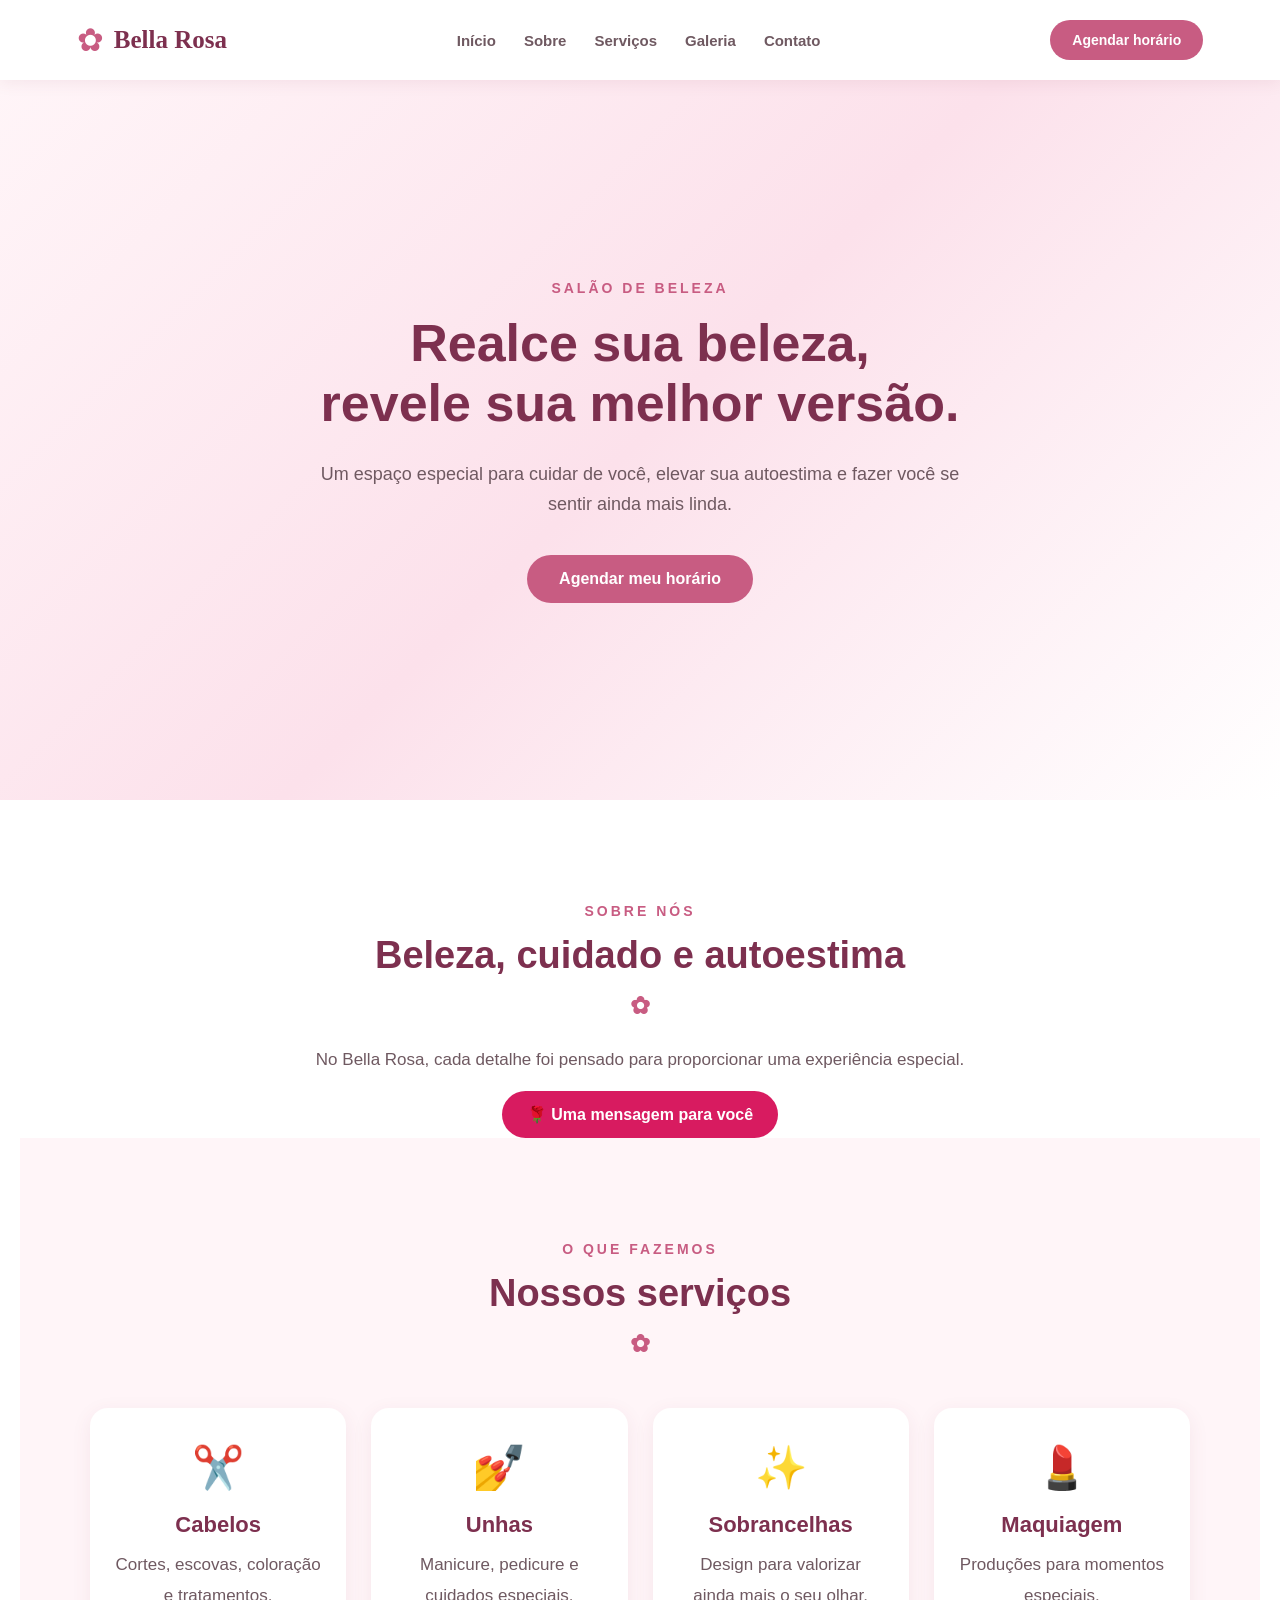
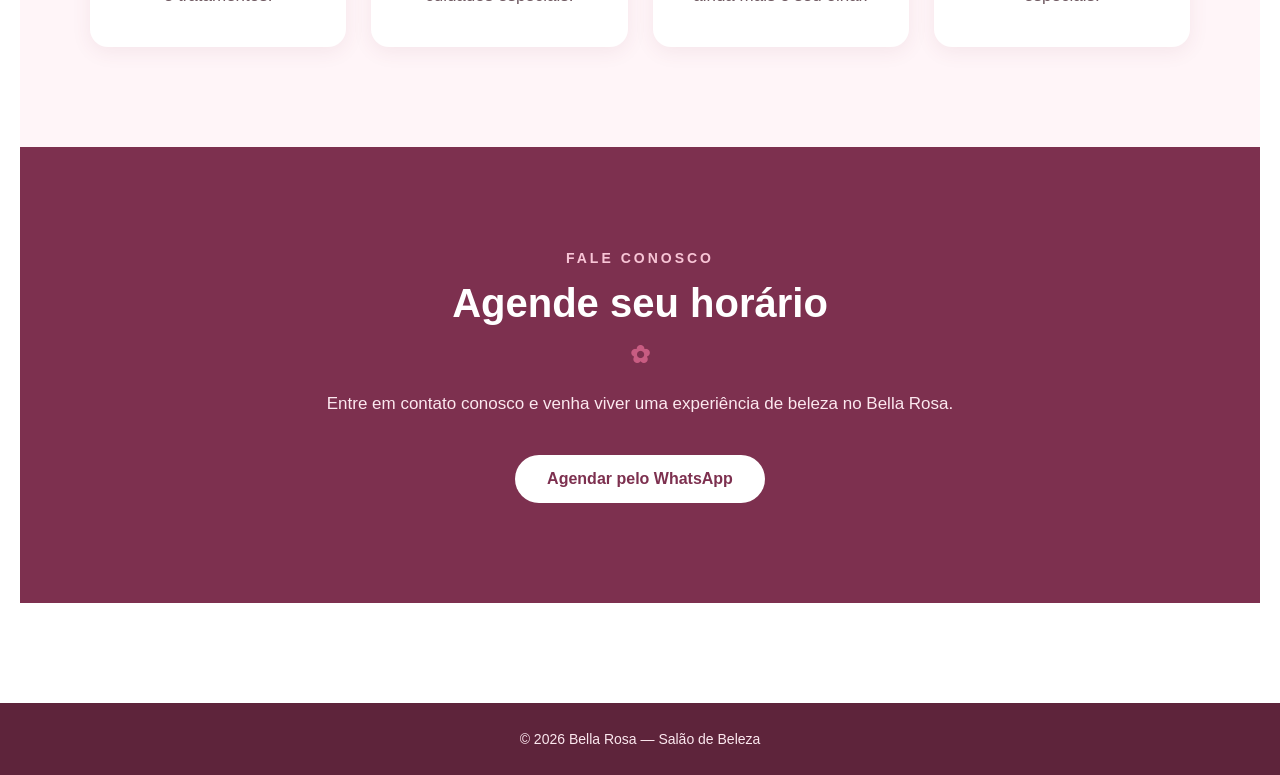
<file: index.html>
<!DOCTYPE html>
<html lang="pt-BR">

<head>
    <meta charset="UTF-8">
    <meta name="viewport" content="width=device-width, initial-scale=1.0">

    <title>Bella Rosa | Salão de Beleza</title>

    <link rel="stylesheet" href="/static/css/style.css">
</head>

<body>

    <!-- CABEÇALHO -->
    <header class="cabecalho">

        <div class="logo">
            <span>✿</span>
            <h1>Bella Rosa</h1>
        </div>

        <nav class="menu">
            <a href="#inicio">Início</a>
            <a href="#sobre">Sobre</a>
            <a href="#servicos">Serviços</a>
            <a href="#galeria">Galeria</a>
            <a href="#contato">Contato</a>
        </nav>

        <a href="#contato" class="botao-agendar">
            Agendar horário
        </a>

    </header>


    <!-- INÍCIO -->
    <main>

        <section id="inicio" class="inicio">

            <div class="conteudo-inicio">

                <p class="subtitulo">
                    SALÃO DE BELEZA
                </p>

                <h2>
                    Realce sua beleza,<br>
                    revele sua melhor versão.
                </h2>

                <p class="descricao">
                    Um espaço especial para cuidar de você,
                    elevar sua autoestima e fazer você se sentir ainda mais linda.
                </p>

                <a href="#contato" class="botao-principal">
                    Agendar meu horário
                </a>

            </div>

        </section>


        <!-- SOBRE -->
        <section id="sobre" class="sobre">

            <p class="subtitulo">SOBRE NÓS</p>

            <h2>
                Beleza, cuidado e autoestima
            </h2>

            <p>
                No Bella Rosa, cada detalhe foi pensado para
                proporcionar uma experiência especial.
            </p>
            <a href="/mensagem.html" class="botao-mensagem">🌹 Uma mensagem para você</a>
       

<div id="mensagemEspecial" class="mensagem-especial">
    <div class="mensagem-conteudo">
        <span id="fecharMensagem">×</span>
        <h2>💗 Bella Rosa</h2>
        <p>
            Que este cantinho possa trazer um pouco de beleza,
            carinho e inspiração para o seu dia. 🌹
        </p>
        <p>Obrigada por visitar o Bella Rosa! ✨</p>
        <p> Beijos, com carinho</p>
        <p>Renata 💗 </p>
    </div>
</div>


        <!-- SERVIÇOS -->
        <section id="servicos" class="servicos">

            <p class="subtitulo">O QUE FAZEMOS</p>

            <h2>Nossos serviços</h2>

            <div class="servicos-container">

                <div class="servico">
                    <span>✂️</span>
                    <h3>Cabelos</h3>
                    <p>
                        Cortes, escovas, coloração e tratamentos.
                    </p>
                </div>

                <div class="servico">
                    <span>💅</span>
                    <h3>Unhas</h3>
                    <p>
                        Manicure, pedicure e cuidados especiais.
                    </p>
                </div>

                <div class="servico">
                    <span>✨</span>
                    <h3>Sobrancelhas</h3>
                    <p>
                        Design para valorizar ainda mais o seu olhar.
                    </p>
                </div>

                <div class="servico">
                    <span>💄</span>
                    <h3>Maquiagem</h3>
                    <p>
                        Produções para momentos especiais.
                    </p>
                </div>

            </div>

        </section>


        <!-- CONTATO -->
        <section id="contato" class="contato">

            <p class="subtitulo">FALE CONOSCO</p>

            <h2>Agende seu horário</h2>

            <p>
                Entre em contato conosco e venha viver
                uma experiência de beleza no Bella Rosa.
            </p>

            <a href="#" class="botao-principal">
                Agendar pelo WhatsApp
            </a>

        </section>

    </main>


    <!-- RODAPÉ -->
    <footer>

        <p>
            © 2026 Bella Rosa — Salão de Beleza
        </p>

    </footer>

</body>

</html>
</file>
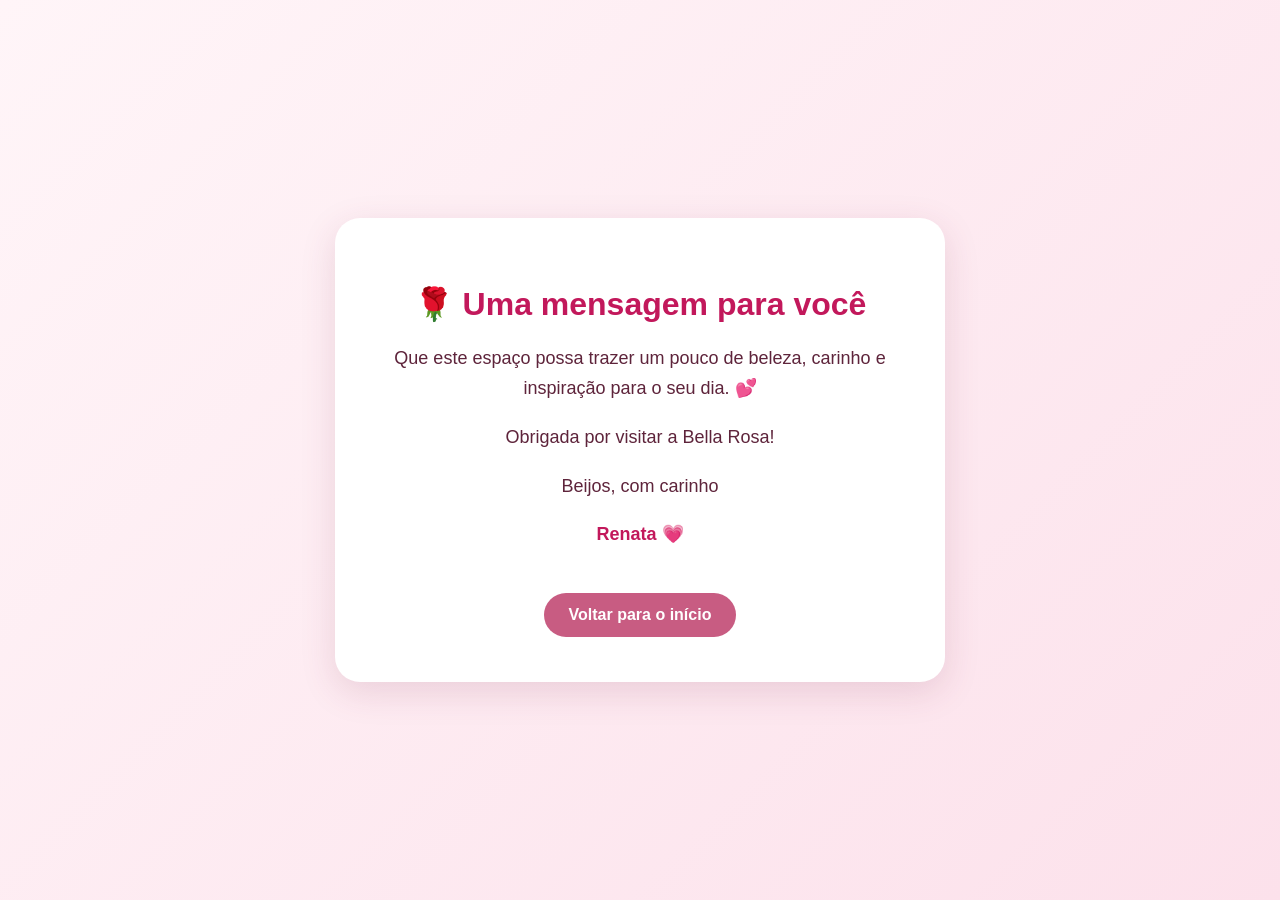
<file: mensagem.html>
<!DOCTYPE html>
<html lang="pt-BR">

<head>
    <meta charset="UTF-8">
    <meta name="viewport" content="width=device-width, initial-scale=1.0">

    <title>Uma mensagem para você</title>

    <style>
        body {
            margin: 0;
            min-height: 100vh;
            display: flex;
            justify-content: center;
            align-items: center;
            text-align: center;
            font-family: Arial, sans-serif;
            background: linear-gradient(135deg, #fff5f8, #fce1eb);
            color: #5e243b;
        }

        .mensagem {
            width: 90%;
            max-width: 550px;
            padding: 45px 30px;
            background: white;
            border-radius: 25px;
            box-shadow: 0 10px 35px rgba(125, 48, 79, 0.15);
        }

        .mensagem h1 {
            color: #c2185b;
            margin-bottom: 20px;
        }

        .mensagem p {
            font-size: 18px;
            line-height: 1.7;
        }

        .assinatura {
            color: #c2185b;
            font-weight: bold;
        }

        .voltar {
            display: inline-block;
            margin-top: 25px;
            padding: 13px 25px;
            background: #c85c82;
            color: white;
            text-decoration: none;
            border-radius: 30px;
            font-weight: bold;
        }

        .voltar:hover {
            background: #a84468;
        }
    </style>
</head>

<body>

    <div class="mensagem">

        <h1>🌹 Uma mensagem para você</h1>

        <p>
            Que este espaço possa trazer um pouco de beleza,
            carinho e inspiração para o seu dia. 💕
        </p>

        <p>
            Obrigada por visitar a Bella Rosa!
        </p>

        <p>
            Beijos, com carinho
        </p>

        <p class="assinatura">
            Renata 💗
        </p>

        <a href="/" class="voltar">
            Voltar para o início
        </a>

    </div>

</body>
</file>
<file: static/css/style.css>
/* Configurações gerais */

* {
    margin: 0;
    padding: 0;
    box-sizing: border-box;
}

body {
    font-family: Arial, sans-serif;
    background-color: #fff5f8;
    color: #4a2633;
}

/* Títulos */

h1,
h2 {
    color: #c2185b;
}

h1 {
    font-size: 36px;
}

h2 {
    font-size: 28px;
    margin-bottom: 15px;
}

/* Textos */

p {
    font-size: 18px;
    line-height: 1.6;
}
/* ==============================
   PÁGINA INICIAL
   ============================== */

.inicio {
    min-height: 80vh;
    display: flex;
    align-items: center;
    justify-content: center;
    text-align: center;
    padding: 80px 20px;
    background: linear-gradient(
        135deg,
        #fff5f8,
        #fce1eb,
        #fff
    );
}

.conteudo-inicio {
    max-width: 800px;
}

.subtitulo {
    color: #c85c82;
    font-size: 14px;
    font-weight: bold;
    letter-spacing: 3px;
    margin-bottom: 15px;
}

.inicio h2 {
    color: #7d304f;
    font-size: 52px;
    line-height: 1.15;
    margin-bottom: 25px;
}

.descricao {
    color: #6f5961;
    font-size: 18px;
    line-height: 1.7;
    max-width: 650px;
    margin: 0 auto 35px;
}

.botao-principal {
    display: inline-block;
    background: #c85c82;
    color: white;
    text-decoration: none;
    padding: 15px 32px;
    border-radius: 30px;
    font-weight: bold;
    transition: 0.3s;
}

.botao-principal:hover {
    background: #a84468;
    transform: translateY(-3px);
    box-shadow: 0 8px 20px rgba(200, 92, 130, 0.25);
}


/* ==============================
   RESPONSIVIDADE
   ============================== */

@media (max-width: 768px) {

    .inicio {
        min-height: 70vh;
        padding: 60px 20px;
    }

    .inicio h2 {
        font-size: 38px;
    }

    .descricao {
        font-size: 16px;
    }
}
/* ==============================
   SOBRE NÓS
   ============================== */

.sobre {
    padding: 100px 20px;
    text-align: center;
    background: #ffffff;
}

.sobre .subtitulo {
    margin-bottom: 12px;
}

.sobre h2 {
    color: #7d304f;
    font-size: 38px;
    margin-bottom: 25px;
}

.sobre p:not(.subtitulo) {
    max-width: 700px;
    margin: 0 auto;
    color: #6f5961;
    font-size: 17px;
    line-height: 1.8;
}


/* Efeito delicado no título */

.sobre h2::after {
    content: "✿";
    display: block;
    color: #c85c82;
    font-size: 24px;
    margin-top: 15px;
}


/* Responsividade */

@media (max-width: 768px) {

    .sobre {
        padding: 70px 20px;
    }

    .sobre h2 {
        font-size: 30px;
    }

    .sobre p:not(.subtitulo) {
        font-size: 16px;
    }
}
/* ==============================
   SERVIÇOS
   ============================== */

.servicos {
    padding: 100px 20px;
    text-align: center;
    background: #fff5f8;
}

.servicos h2 {
    color: #7d304f;
    font-size: 38px;
    margin-bottom: 50px;
}

.servicos-container {
    max-width: 1100px;
    margin: 0 auto;
    display: grid;
    grid-template-columns: repeat(4, 1fr);
    gap: 25px;
}

.servico {
    background: #ffffff;
    padding: 35px 25px;
    border-radius: 18px;
    box-shadow: 0 5px 20px rgba(125, 48, 79, 0.08);
    transition: 0.3s;
}

.servico:hover {
    transform: translateY(-8px);
    box-shadow: 0 12px 30px rgba(125, 48, 79, 0.15);
}

.servico span {
    display: block;
    font-size: 42px;
    margin-bottom: 20px;
}

.servico h3 {
    color: #7d304f;
    font-size: 22px;
    margin-bottom: 12px;
}

.servico p {
    color: #6f5961;
    font-size: 15px;
    line-height: 1.6;
}


/* ==============================
   RESPONSIVIDADE DOS SERVIÇOS
   ============================== */

@media (max-width: 900px) {

    .servicos-container {
        grid-template-columns: repeat(2, 1fr);
    }
}

@media (max-width: 550px) {

    .servicos {
        padding: 70px 20px;
    }

    .servicos h2 {
        font-size: 30px;
    }

    .servicos-container {
        grid-template-columns: 1fr;
    }
}
/* ==============================
   CONTATO / AGENDAMENTO
   ============================== */

.contato {
    padding: 100px 20px;
    text-align: center;
    background: #7d304f;
}

.contato .subtitulo {
    color: #f8c5d6;
}

.contato h2 {
    color: #ffffff;
    font-size: 40px;
    margin-bottom: 20px;
}

.contato p:not(.subtitulo) {
    max-width: 650px;
    margin: 0 auto 35px;
    color: #fce8ef;
    font-size: 17px;
    line-height: 1.8;
}

.contato .botao-principal {
    background: #ffffff;
    color: #7d304f;
}

.contato .botao-principal:hover {
    background: #fce1eb;
    transform: translateY(-3px);
}


/* ==============================
   RODAPÉ
   ============================== */

footer {
    padding: 25px 20px;
    text-align: center;
    background: #5e243b;
}

footer p {
    margin: 0;
    color: #fce8ef;
    font-size: 14px;
}


/* ==============================
   RESPONSIVIDADE
   ============================== */

@media (max-width: 768px) {

    .contato {
        padding: 70px 20px;
    }

    .contato h2 {
        font-size: 32px;
    }

    .contato p:not(.subtitulo) {
        font-size: 16px;
    }
}
/* ==============================
   CABEÇALHO
   ============================== */

.cabecalho {
    width: 100%;
    padding: 20px 6%;
    display: flex;
    align-items: center;
    justify-content: space-between;
    gap: 30px;
    background: #ffffff;
    box-shadow: 0 3px 15px rgba(125, 48, 79, 0.08);
    position: sticky;
    top: 0;
    z-index: 1000;
}


/* LOGO */

.logo {
    display: flex;
    align-items: center;
    gap: 10px;
}

.logo span {
    color: #c85c82;
    font-size: 32px;
}

.logo h1 {
    color: #7d304f;
    font-size: 25px;
    margin: 0;
    font-family: Georgia, serif;
}


/* MENU */

.menu {
    display: flex;
    align-items: center;
    gap: 28px;
}

.menu a {
    color: #6f5961;
    text-decoration: none;
    font-size: 15px;
    font-weight: 600;
    transition: 0.3s;
}

.menu a:hover {
    color: #c85c82;
}


/* BOTÃO AGENDAR */

.botao-agendar {
    background: #c85c82;
    color: #ffffff;
    text-decoration: none;
    padding: 12px 22px;
    border-radius: 25px;
    font-size: 14px;
    font-weight: bold;
    transition: 0.3s;
}

.botao-agendar:hover {
    background: #a84468;
    transform: translateY(-2px);
    box-shadow: 0 6px 15px rgba(200, 92, 130, 0.25);
}


/* ==============================
   CABEÇALHO NO CELULAR
   ============================== */

@media (max-width: 850px) {

    .cabecalho {
        flex-wrap: wrap;
        justify-content: center;
        padding: 18px 20px;
    }

    .menu {
        order: 3;
        width: 100%;
        justify-content: center;
        flex-wrap: wrap;
        gap: 15px 22px;
    }
}

@media (max-width: 550px) {

    .logo h1 {
        font-size: 22px;
    }

    .logo span {
        font-size: 27px;
    }

    .botao-agendar {
        padding: 10px 16px;
        font-size: 13px;
    }

    .menu a {
        font-size: 14px;
    }
}
html {
    scroll-behavior: smooth;
}

/* ==============================
   ANIMAÇÕES DELICADAS
   ============================== */

@keyframes aparecer {
    from {
        opacity: 0;
        transform: translateY(25px);
    }

    to {
        opacity: 1;
        transform: translateY(0);
    }
}

.conteudo-inicio {
    animation: aparecer 1s ease-out;
}

.inicio .subtitulo {
    animation: aparecer 0.8s ease-out;
}

.inicio h2 {
    animation: aparecer 1s ease-out;
}

.inicio .descricao {
    animation: aparecer 1.2s ease-out;
}

.inicio .botao-principal {
    animation: aparecer 1.4s ease-out;
}
/* Efeito suave nos botões */
.botao-principal,
.botao-agendar {
    transition: all 0.3s ease;
}

.botao-principal:hover,
.botao-agendar:hover {
    transform: translateY(-3px);
}
/* ==============================
   MENSAGEM ESPECIAL
   ============================== */

#mensagemBtn {
    background: #d81b60;
    color: white;
    border: none;
    padding: 14px 25px;
    border-radius: 30px;
    font-size: 16px;
    cursor: pointer;
    transition: 0.3s;
}

#mensagemBtn:hover {
    transform: scale(1.05);
    background: #ad1457;
}

.mensagem-especial {
    display: none;
    position: fixed;
    inset: 0;
    background: rgba(0, 0, 0, 0.55);
    justify-content: center;
    align-items: center;
    z-index: 999;
}

.mensagem-conteudo {
    background: #fff0f6;
    width: 90%;
    max-width: 450px;
    padding: 35px;
    border-radius: 25px;
    text-align: center;
    box-shadow: 0 10px 40px rgba(0, 0, 0, 0.25);
}

.mensagem-conteudo h2 {
    color: #c2185b;
}

.mensagem-conteudo p {
    color: #5a2940;
    line-height: 1.6;
}

#fecharMensagem {
    float: right;
    font-size: 28px;
    color: #c2185b;
    cursor: pointer;
}
.botao-mensagem {
    display: inline-block;
    margin-top: 15px;
    background: #d81b60;
    color: white;
    text-decoration: none;
    padding: 14px 25px;
    border-radius: 30px;
    font-size: 16px;
    font-weight: bold;
    transition: 0.3s;
}

.botao-mensagem:hover {
    background: #ad1457;
    transform: translateY(-3px);
}
.botao-mensagem {
    display: inline-block;
    margin-top: 15px;
    background: #d81b60;
    color: white;
    text-decoration: none;
    padding: 14px 25px;
    border-radius: 30px;
    font-size: 16px;
    font-weight: bold;
    transition: 0.3s;
}

.botao-mensagem:hover {
    background: #ad1457;
    transform: translateY(-3px);
}
/* ==============================
   VERSÃO PARA CELULAR
   ============================== */

@media (max-width: 600px) {

    /* CABEÇALHO */

    .cabecalho {
        padding: 15px 18px;
        gap: 15px;
    }

    .logo {
        width: 100%;
        justify-content: center;
    }

    .logo h1 {
        font-size: 23px;
    }

    .logo span {
        font-size: 28px;
    }

    .botao-agendar {
        display: none;
    }

    /* MENU */

    .menu {
        width: 100%;
        gap: 12px 18px;
        justify-content: center;
    }

    .menu a {
        font-size: 14px;
    }


    /* INÍCIO */

    .inicio {
        min-height: 75vh;
        padding: 60px 18px;
    }

    .inicio h2 {
        font-size: 34px;
        line-height: 1.2;
    }

    .descricao {
        font-size: 16px;
        line-height: 1.6;
    }

    .botao-principal {
        padding: 14px 25px;
        font-size: 14px;
    }


    /* SOBRE */

    .sobre {
        padding: 70px 18px;
    }

    .sobre h2 {
        font-size: 29px;
    }

    .sobre p:not(.subtitulo) {
        font-size: 16px;
    }


    /* SERVIÇOS */

    .servicos {
        padding: 70px 18px;
    }

    .servicos h2 {
        font-size: 30px;
        margin-bottom: 35px;
    }

    .servicos-container {
        grid-template-columns: 1fr;
        gap: 18px;
    }

    .servico {
        padding: 30px 20px;
    }


    /* CONTATO */

    .contato {
        padding: 70px 18px;
    }

    .contato h2 {
        font-size: 31px;
    }

    .contato p:not(.subtitulo) {
        font-size: 16px;
    }


    /* RODAPÉ */

    footer {
        padding: 22px 15px;
    }

    footer p {
        font-size: 13px;
    }
}
</file>
